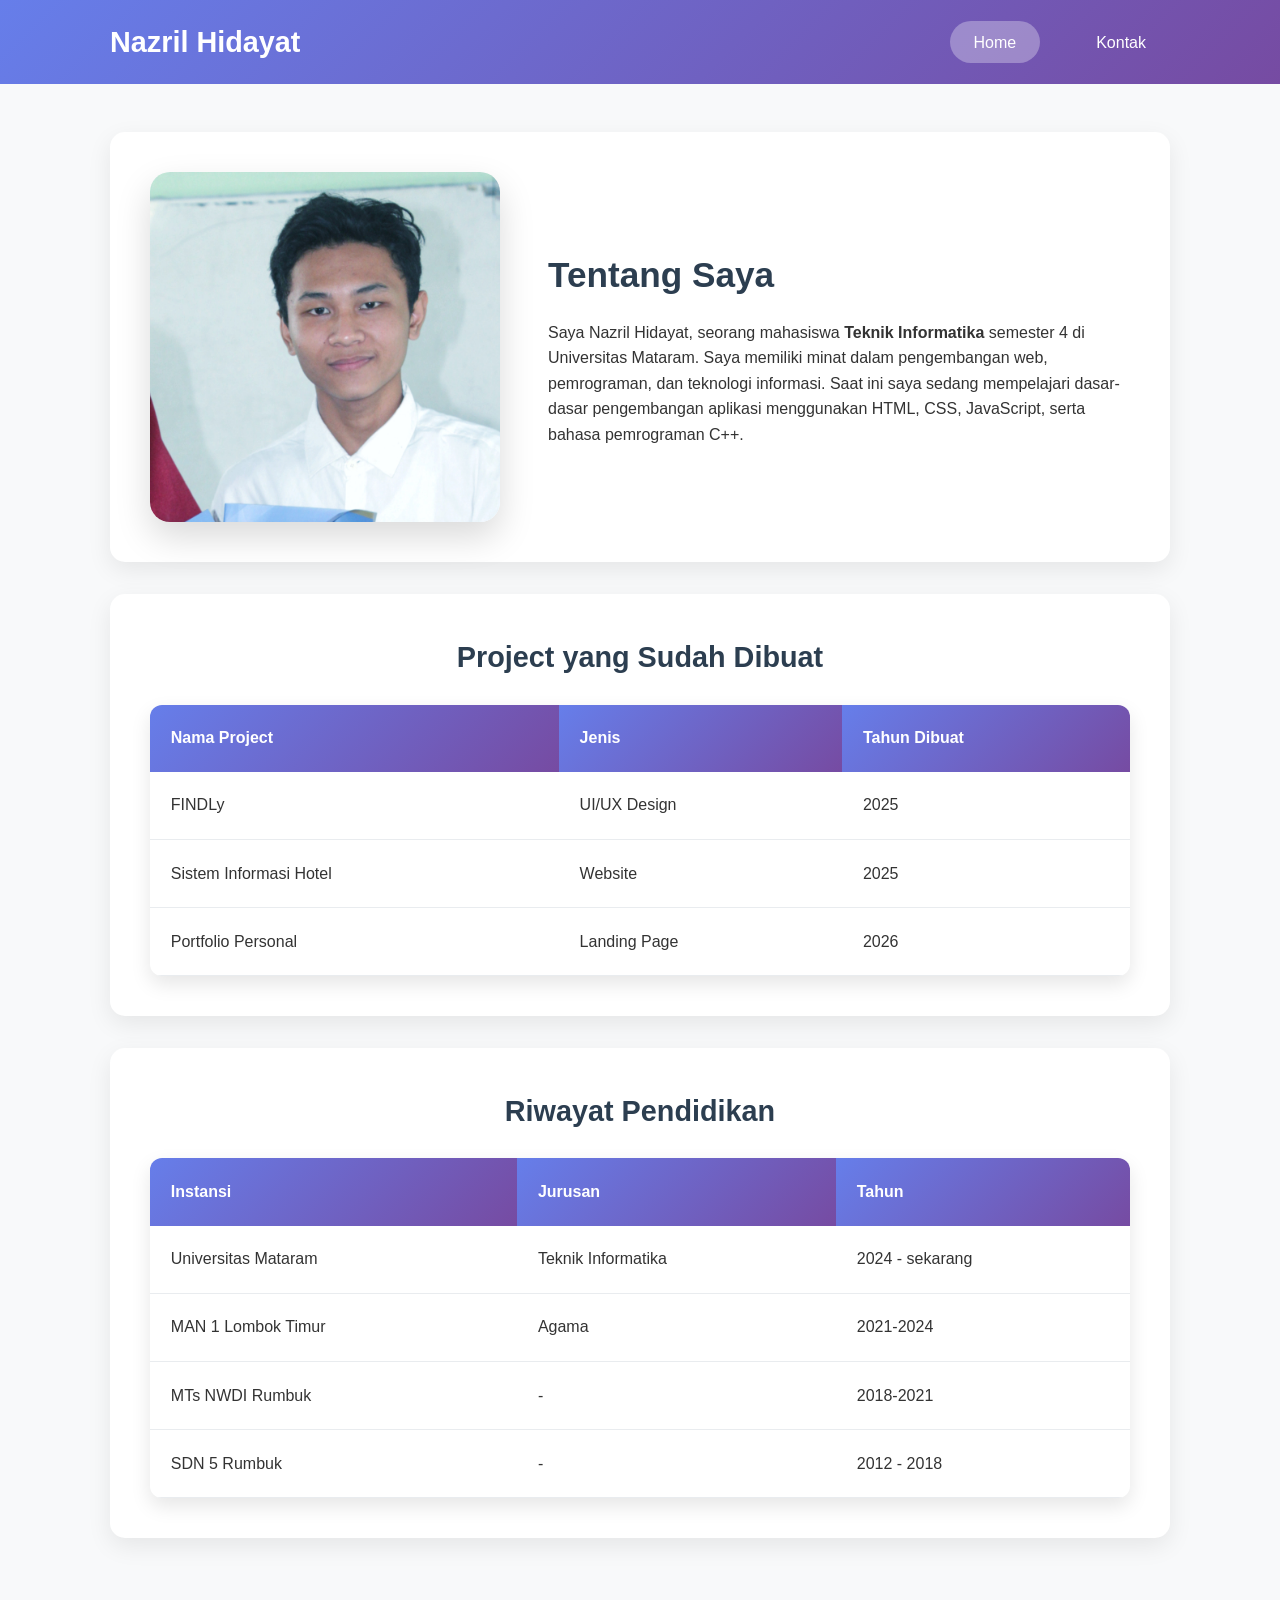
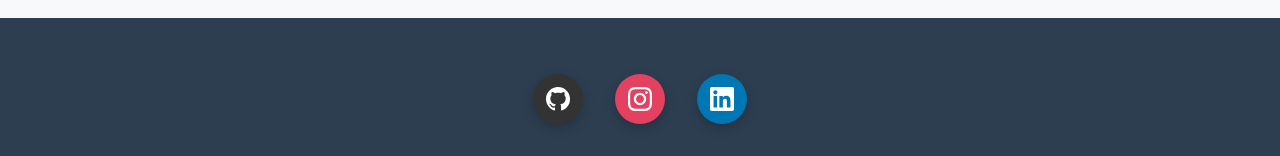
<file: index.html>
<!DOCTYPE html>
<html lang="id">
<head>
    <meta charset="UTF-8">
    <meta name="viewport" content="width=device-width, initial-scale=1.0">
    <title>Portfolio</title>
    <link rel="stylesheet" href="styles.css">
</head>
<body>
    
    <header class="header">
        <div class="container">
            <h1 class="logo">Nazril Hidayat</h1>
            <nav class="nav">
                <ul class="nav-list">
                    <li><a href="#index.html" class="nav-link active">Home</a></li>
                    <li><a href="page2.html" class="nav-link">Kontak</a></li>
                </ul>
            </nav>
        </div>
    </header>

    
    <main class="main">
        <div class="container">
            
            
            <section id="home" class="profil-section">
                <img src="poto1.jpeg" alt="Foto" class="profil-foto">
                <div class="profil-desc">
                    <h2>Tentang Saya</h2>
                    <p>Saya Nazril Hidayat, seorang mahasiswa <strong>Teknik Informatika </strong>semester 4 di Universitas Mataram. Saya memiliki minat dalam pengembangan web, pemrograman, dan teknologi informasi. Saat ini saya sedang mempelajari dasar-dasar pengembangan aplikasi menggunakan HTML, CSS, JavaScript, serta bahasa pemrograman C++.</p>
                </div>
            </section>

            
            <section class="project-section">
                <h3>Project yang Sudah Dibuat</h3>
                <table class="data-table">
                    <thead>
                        <tr>
                            <th>Nama Project</th>
                            <th>Jenis</th>
                            <th>Tahun Dibuat</th>
                        </tr>
                    </thead>
                    <tbody>
                        <tr>
                            <td>FINDLy</td>
                            <td>UI/UX Design</td>
                            <td>2025</td>
                        </tr>
                        <tr>
                            <td>Sistem Informasi Hotel</td>
                            <td>Website</td>
                            <td>2025</td>
                        </tr>
                        <tr>
                            <td>Portfolio Personal</td>
                            <td>Landing Page</td>
                            <td>2026</td>
                        </tr>
                    </tbody>
                </table>
            </section>

           
            <section class="pendidikan-section">
                <h3>Riwayat Pendidikan</h3>
                <table class="data-table">
                    <thead>
                        <tr>
                            <th>Instansi</th>
                            <th>Jurusan</th>
                            <th>Tahun</th>
                        </tr>
                    </thead>
                    <tbody>
                        <tr>
                            <td>Universitas Mataram</td>
                            <td>Teknik Informatika</td>
                            <td>2024 - sekarang</td>
                        </tr>
                        <tr>
                            <td>MAN 1 Lombok Timur</td>
                            <td>Agama</td>
                            <td>2021-2024</td>
                        </tr>
                         <tr>
                            <td>MTs NWDI Rumbuk</td>
                            <td>-</td>
                            <td>2018-2021</td>
                        </tr>
                          <tr>
                            <td>SDN 5 Rumbuk</td>
                            <td>-</td>
                            <td>2012 - 2018</td>
                        </tr>
                    </tbody>
                </table>
            </section>

        </div>
    </main>

   
<footer class="footer">
    <div class="container">
       
        <div class="social-links">
            <a href="https://github.com/nazrilka1" target="_blank" class="social-link github" 
               title="GitHub" aria-label="GitHub Profile">
                <svg viewBox="0 0 24 24" fill="currentColor"><path d="M12 0c-6.626 0-12 5.373-12 12 0 5.302 3.438 9.8 8.207 11.387.599.111.793-.261.793-.577v-2.234c-3.338.726-4.033-1.416-4.033-1.416-.546-1.387-1.333-1.756-1.333-1.756-1.089-.745.083-.729.083-.729 1.205.084 1.839 1.237 1.839 1.237 1.07 1.834 2.807 1.304 3.492.997.107-.775.418-1.305.762-1.604-2.665-.305-5.467-1.334-5.467-5.931 0-1.311.469-2.381 1.236-3.221-.058-.303-.535-1.524.117-3.176 0 0 1.008-.322 3.301 1.23.957-.266 1.983-.399 3.003-.404 1.02.005 2.047.138 3.006.404 2.291-1.552 3.297-1.23 3.297-1.23.653 1.653.176 2.873.171 3.176.768.84 1.235 1.911 1.235 3.221 0 4.609-2.807 5.624-5.479 5.921.43.372.823 1.102.823 2.222v3.293c0 .319.192.694.801.576 4.765-1.589 8.199-6.086 8.199-11.386-.001-6.627-5.372-12-12-12z"/></svg>
            </a>
            <a href="https://instagram.com/nzrl_hdyt" target="_blank" class="social-link instagram" 
               title="Instagram" aria-label="Instagram Profile">
                <svg viewBox="0 0 24 24" fill="currentColor"><path d="M12 2.163c3.204 0 3.584.012 4.85.07 3.252.148 4.771 1.691 4.919 4.919.058 1.265.069 1.645.069 4.849 0 3.205-.012 3.584-.069 4.849-.149 3.225-1.664 4.771-4.919 4.919-1.266.058-1.644.07-4.85.07-3.204 0-3.584-.012-4.849-.07-3.26-.149-4.771-1.699-4.919-4.92-.058-1.265-.07-1.644-.07-4.849 0-3.204.013-3.583.07-4.849.149-3.227 1.664-4.771 4.919-4.919 1.266-.057 1.645-.069 4.849-.069zm0-2.163c-3.259 0-3.667.014-4.947.072-4.358.2-6.78 2.618-6.98 6.98-.059 1.281-.073 1.689-.073 4.948 0 3.259.014 3.668.072 4.948.2 4.358 2.618 6.78 6.98 6.98 1.281.058 1.689.072 4.948.072 3.259 0 3.668-.014 4.948-.072 4.354-.2 6.782-2.618 6.979-6.98.059-1.28.073-1.689.073-4.948 0-3.259-.014-3.667-.072-4.947-.196-4.354-2.617-6.78-6.979-6.98-1.281-.059-1.69-.073-4.949-.073zm0 5.838c-3.403 0-6.162 2.759-6.162 6.162s2.759 6.163 6.162 6.163 6.162-2.759 6.162-6.163c0-3.403-2.759-6.162-6.162-6.162zm0 10.162c-2.209 0-4-1.79-4-4 0-2.209 1.791-4 4-4s4 1.791 4 4c0 2.21-1.791 4-4 4zm6.406-11.845c-.796 0-1.441.645-1.441 1.44s.645 1.44 1.441 1.44c.795 0 1.439-.645 1.439-1.44s-.644-1.44-1.439-1.44z"/></svg>
            </a>
            <a href="https://linkedin.com/in/[username]" target="_blank" class="social-link linkedin" 
               title="LinkedIn" aria-label="LinkedIn Profile">
                <svg viewBox="0 0 24 24" fill="currentColor"><path d="M20.447 20.452h-3.554v-5.569c0-1.328-.027-3.037-1.852-3.037-1.853 0-2.136 1.445-2.136 2.939v5.667H9.351V9h3.414v1.561h.046c.477-.9 1.637-1.85 3.37-1.85 3.601 0 4.267 2.37 4.267 5.455v6.286zM5.337 7.433c-1.144 0-2.063-.926-2.063-2.065 0-1.138.92-2.063 2.063-2.063 1.14 0 2.064.925 2.064 2.063 0 1.139-.925 2.065-2.064 2.065zm1.782 13.019H3.555V9h3.564v11.452zM22.225 0H1.771C.792 0 0 .774 0 1.729v20.542C0 23.227.792 24 1.771 24h20.451C23.2 24 24 23.227 24 22.271V1.729C24 .774 23.2 0 22.222 0h.003z"/></svg>
            </a>
        </div>
    </div>
</footer>
</body>
</html>
</file>
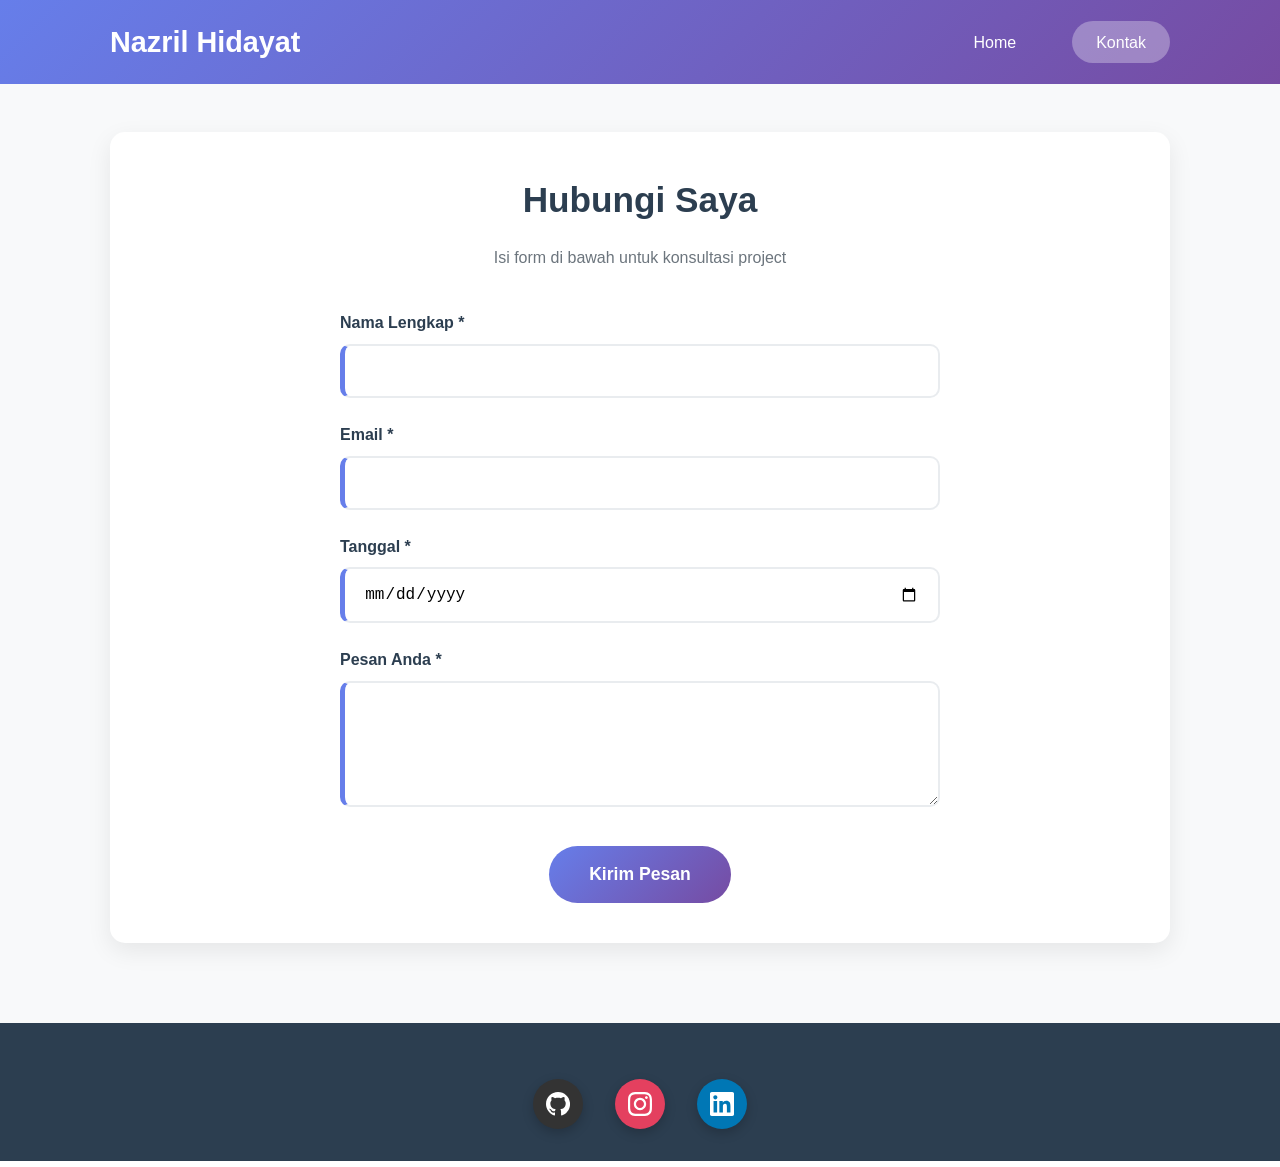
<file: page2.html>
<!DOCTYPE html>
<html lang="id">
<head>
    <meta charset="UTF-8">
    <meta name="viewport" content="width=device-width, initial-scale=1.0">
    <title>Kontak</title>
    <link rel="stylesheet" href="styles.css">
</head>
<body>
    <header class="header">
        <div class="container">
            <h1 class="logo">Nazril Hidayat</h1>
            <nav class="nav">
                <ul class="nav-list">
                    <li><a href="index.html#home" class="nav-link">Home</a></li>
                    <li><a href="page2.html" class="nav-link active">Kontak</a></li>
                </ul>
            </nav>
        </div>
    </header>

    <main class="main">
        <div class="container">
            
            <section id="kontak" class="kontak-section">
                <h2>Hubungi Saya</h2>
                <p>Isi form di bawah untuk konsultasi project</p>
                
                <form class="kontak-form">
                    <div class="form-group">
                        <label for="nama">Nama Lengkap *</label>
                        <input type="text" id="nama" name="nama" required>
                    </div>
                    <div class="form-group">
                        <label for="email">Email *</label>
                        <input type="email" id="email" name="email" required>
                    </div>
                    <div class="form-group">
                        <label for="tanggal">Tanggal *</label>
                        <input type="date" id="tanggal" name="tanggal" required>
                    </div>
                    <div class="form-group">
                        <label for="pesan">Pesan Anda *</label>
                        <textarea id="pesan" name="pesan" rows="5" required></textarea>
                    </div>
                    <button type="submit" class="btn-primary">Kirim Pesan</button>
                </form>
            </section>
        </div>
    </main>

<footer class="footer">
    <div class="container">
        
        <div class="social-links">
            <a href="https://github.com/nazrilka1" target="_blank" class="social-link github" 
               title="GitHub" aria-label="GitHub Profile">
                <svg viewBox="0 0 24 24" fill="currentColor"><path d="M12 0c-6.626 0-12 5.373-12 12 0 5.302 3.438 9.8 8.207 11.387.599.111.793-.261.793-.577v-2.234c-3.338.726-4.033-1.416-4.033-1.416-.546-1.387-1.333-1.756-1.333-1.756-1.089-.745.083-.729.083-.729 1.205.084 1.839 1.237 1.839 1.237 1.07 1.834 2.807 1.304 3.492.997.107-.775.418-1.305.762-1.604-2.665-.305-5.467-1.334-5.467-5.931 0-1.311.469-2.381 1.236-3.221-.058-.303-.535-1.524.117-3.176 0 0 1.008-.322 3.301 1.23.957-.266 1.983-.399 3.003-.404 1.02.005 2.047.138 3.006.404 2.291-1.552 3.297-1.23 3.297-1.23.653 1.653.176 2.873.171 3.176.768.84 1.235 1.911 1.235 3.221 0 4.609-2.807 5.624-5.479 5.921.43.372.823 1.102.823 2.222v3.293c0 .319.192.694.801.576 4.765-1.589 8.199-6.086 8.199-11.386-.001-6.627-5.372-12-12-12z"/></svg>
            </a>
            <a href="https://instagram.com/nzrl_hdyt" target="_blank" class="social-link instagram" 
               title="Instagram" aria-label="Instagram Profile">
                <svg viewBox="0 0 24 24" fill="currentColor"><path d="M12 2.163c3.204 0 3.584.012 4.85.07 3.252.148 4.771 1.691 4.919 4.919.058 1.265.069 1.645.069 4.849 0 3.205-.012 3.584-.069 4.849-.149 3.225-1.664 4.771-4.919 4.919-1.266.058-1.644.07-4.85.07-3.204 0-3.584-.012-4.849-.07-3.26-.149-4.771-1.699-4.919-4.92-.058-1.265-.07-1.644-.07-4.849 0-3.204.013-3.583.07-4.849.149-3.227 1.664-4.771 4.919-4.919 1.266-.057 1.645-.069 4.849-.069zm0-2.163c-3.259 0-3.667.014-4.947.072-4.358.2-6.78 2.618-6.98 6.98-.059 1.281-.073 1.689-.073 4.948 0 3.259.014 3.668.072 4.948.2 4.358 2.618 6.78 6.98 6.98 1.281.058 1.689.072 4.948.072 3.259 0 3.668-.014 4.948-.072 4.354-.2 6.782-2.618 6.979-6.98.059-1.28.073-1.689.073-4.948 0-3.259-.014-3.667-.072-4.947-.196-4.354-2.617-6.78-6.979-6.98-1.281-.059-1.69-.073-4.949-.073zm0 5.838c-3.403 0-6.162 2.759-6.162 6.162s2.759 6.163 6.162 6.163 6.162-2.759 6.162-6.163c0-3.403-2.759-6.162-6.162-6.162zm0 10.162c-2.209 0-4-1.79-4-4 0-2.209 1.791-4 4-4s4 1.791 4 4c0 2.21-1.791 4-4 4zm6.406-11.845c-.796 0-1.441.645-1.441 1.44s.645 1.44 1.441 1.44c.795 0 1.439-.645 1.439-1.44s-.644-1.44-1.439-1.44z"/></svg>
            </a>
            <a href="https://linkedin.com/in/[username]" target="_blank" class="social-link linkedin" 
               title="LinkedIn" aria-label="LinkedIn Profile">
                <svg viewBox="0 0 24 24" fill="currentColor"><path d="M20.447 20.452h-3.554v-5.569c0-1.328-.027-3.037-1.852-3.037-1.853 0-2.136 1.445-2.136 2.939v5.667H9.351V9h3.414v1.561h.046c.477-.9 1.637-1.85 3.37-1.85 3.601 0 4.267 2.37 4.267 5.455v6.286zM5.337 7.433c-1.144 0-2.063-.926-2.063-2.065 0-1.138.92-2.063 2.063-2.063 1.14 0 2.064.925 2.064 2.063 0 1.139-.925 2.065-2.064 2.065zm1.782 13.019H3.555V9h3.564v11.452zM22.225 0H1.771C.792 0 0 .774 0 1.729v20.542C0 23.227.792 24 1.771 24h20.451C23.2 24 24 23.227 24 22.271V1.729C24 .774 23.2 0 22.222 0h.003z"/></svg>
            </a>
        </div>
    </div>
</footer>
</body>
</html>
</file>
<file: styles.css>
* {
    margin: 0;
    padding: 0;
    box-sizing: border-box;
}
body {
    font-family: 'Segoe UI', sans-serif;
    line-height: 1.6;
    color: #333;
}
.container {
    max-width: 1100px;
    margin: 0 auto;
    padding: 0 20px;
}

.header {
    background: linear-gradient(135deg, #667eea 0%, #764ba2 100%);
    color: white;
    padding: 1.2rem 0;
    box-shadow: 0 4px 12px rgba(0,0,0,0.1);
}

.header .container {
    display: flex;
    justify-content: space-between;
    align-items: center;
}

.logo {
    font-size: 1.8rem;
    font-weight: bold;
}

.nav-list {
    display: flex;
    list-style: none;
    gap: 2rem;
}

.nav-link {
    color: white;
    text-decoration: none;
    padding: 0.8rem 1.5rem;
    border-radius: 25px;
    font-weight: 500;
    transition: all 0.3s;
}

.nav-link:hover,
.nav-link:focus-visible {
    background: rgba(255,255,255,0.2);
    transform: translateY(-2px);
}

.nav-link.active {
    background: rgba(255,255,255,0.3);
}


.main {
    padding: 3rem 0;
    background: #f8f9fa;
    min-height: calc(100vh - 200px);
}

.profil-section,
.project-section,
.pendidikan-section,
.kontak-section {
    background: white;
    padding: 2.5rem;
    border-radius: 15px;
    margin-bottom: 2rem;
    box-shadow: 0 8px 25px rgba(0,0,0,0.08);
}

.profil-section {
    display: grid;
    grid-template-columns: 350px 1fr;
    gap: 3rem;
    align-items: center;
}

.profil-foto {
    width: 350px;
    height: 350px;
    border-radius: 20px;
    object-fit: cover;
    box-shadow: 0 15px 35px rgba(0,0,0,0.15);
}

.profil-desc h2 {
    font-size: 2.2rem;
    color: #2c3e50;
    margin-bottom: 1rem;
}

.project-section h3,
.pendidikan-section h3 {
    font-size: 1.8rem;
    color: #2c3e50;
    margin-bottom: 1.5rem;
    text-align: center;
}

.data-table {
    width: 100%;
    border-collapse: collapse;
    border-radius: 12px;
    overflow: hidden;
    box-shadow: 0 8px 20px rgba(0,0,0,0.1);
}

.data-table th {
    background: linear-gradient(135deg, #667eea 0%, #764ba2 100%);
    color: white;
    padding: 1.3rem;
    text-align: left;
    font-weight: 600;
}

.data-table td {
    padding: 1.3rem;
    border-bottom: 1px solid #e9ecef;
}

.data-table tr:hover {
    background: #f0f4ff;
}

.kontak-section h2 {
    font-size: 2.2rem;
    color: #2c3e50;
    text-align: center;
    margin-bottom: 1rem;
}

.kontak-section p {
    text-align: center;
    color: #6c757d;
    margin-bottom: 2.5rem;
}

.kontak-form {
    max-width: 600px;
    margin: 0 auto;
}

.form-group {
    margin-bottom: 1.5rem;
}

.form-group label {
    display: block;
    margin-bottom: 0.5rem;
    font-weight: 600;
    color: #2c3e50;
}

input[type="text"],
input[type="email"],
input[type="date"],
textarea {
    width: 100%;
    padding: 1rem 1.2rem;
    border: 2px solid #e9ecef;
    border-radius: 10px;
    font-size: 1rem;
    transition: all 0.3s;
}

input:focus,
textarea:focus {
    border-color: #667eea;
    outline: none;
    box-shadow: 0 0 0 3px rgba(102,126,234,0.1);
}
input:required,
textarea:required {
    border-left: 5px solid #667eea;
}

textarea {
    resize: vertical;
}

.btn-primary {
    background: linear-gradient(135deg, #667eea 0%, #764ba2 100%);
    color: white;
    padding: 1.1rem 2.5rem;
    border: none;
    border-radius: 50px;
    font-size: 1.1rem;
    font-weight: bold;
    cursor: pointer;
    display: block;
    margin: 2rem auto 0;
    transition: all 0.3s;
}

.btn-primary:hover,
.btn-primary:focus-visible {
    transform: translateY(-3px);
    box-shadow: 0 12px 30px rgba(102,126,234,0.4);
}

.footer {
    background: #2c3e50;
    color: white;
    text-align: center;
    padding: 2rem 0;
}

@media (max-width: 768px) {

    .profil-section {
        grid-template-columns: 1fr;
        text-align: center;
    }

    .nav-list {
        gap: 1rem;
    }

    .data-table th,
    .data-table td {
        padding: 0.8rem;
    }
}

.social-links {
    display: flex;
    justify-content: center;
    gap: 2rem;
    margin-top: 1.5rem;
}

.social-link {
    display: flex;
    align-items: center;
    justify-content: center;
    width: 50px;
    height: 50px;
    color: white;
    text-decoration: none;
    border-radius: 50%;
    transition: all 0.3s ease;
    box-shadow: 0 4px 12px rgba(0,0,0,0.2);
}

.social-link:hover,
.social-link:focus-visible {
    transform: translateY(-5px) scale(1.1);
    box-shadow: 0 8px 25px rgba(0,0,0,0.3);
}

.social-link svg {
    width: 24px;
    height: 24px;
}

.social-link.github {
    background: #333;
}

.social-link.github:hover {
    background: #24292e;
}

.social-link.instagram {
    background: #e4405f;
}

.social-link.instagram:hover {
    background: #c13584;
}

.social-link.linkedin {
    background: #0077b5;
}

.social-link.linkedin:hover {
    background: #005885;
}
</file>
